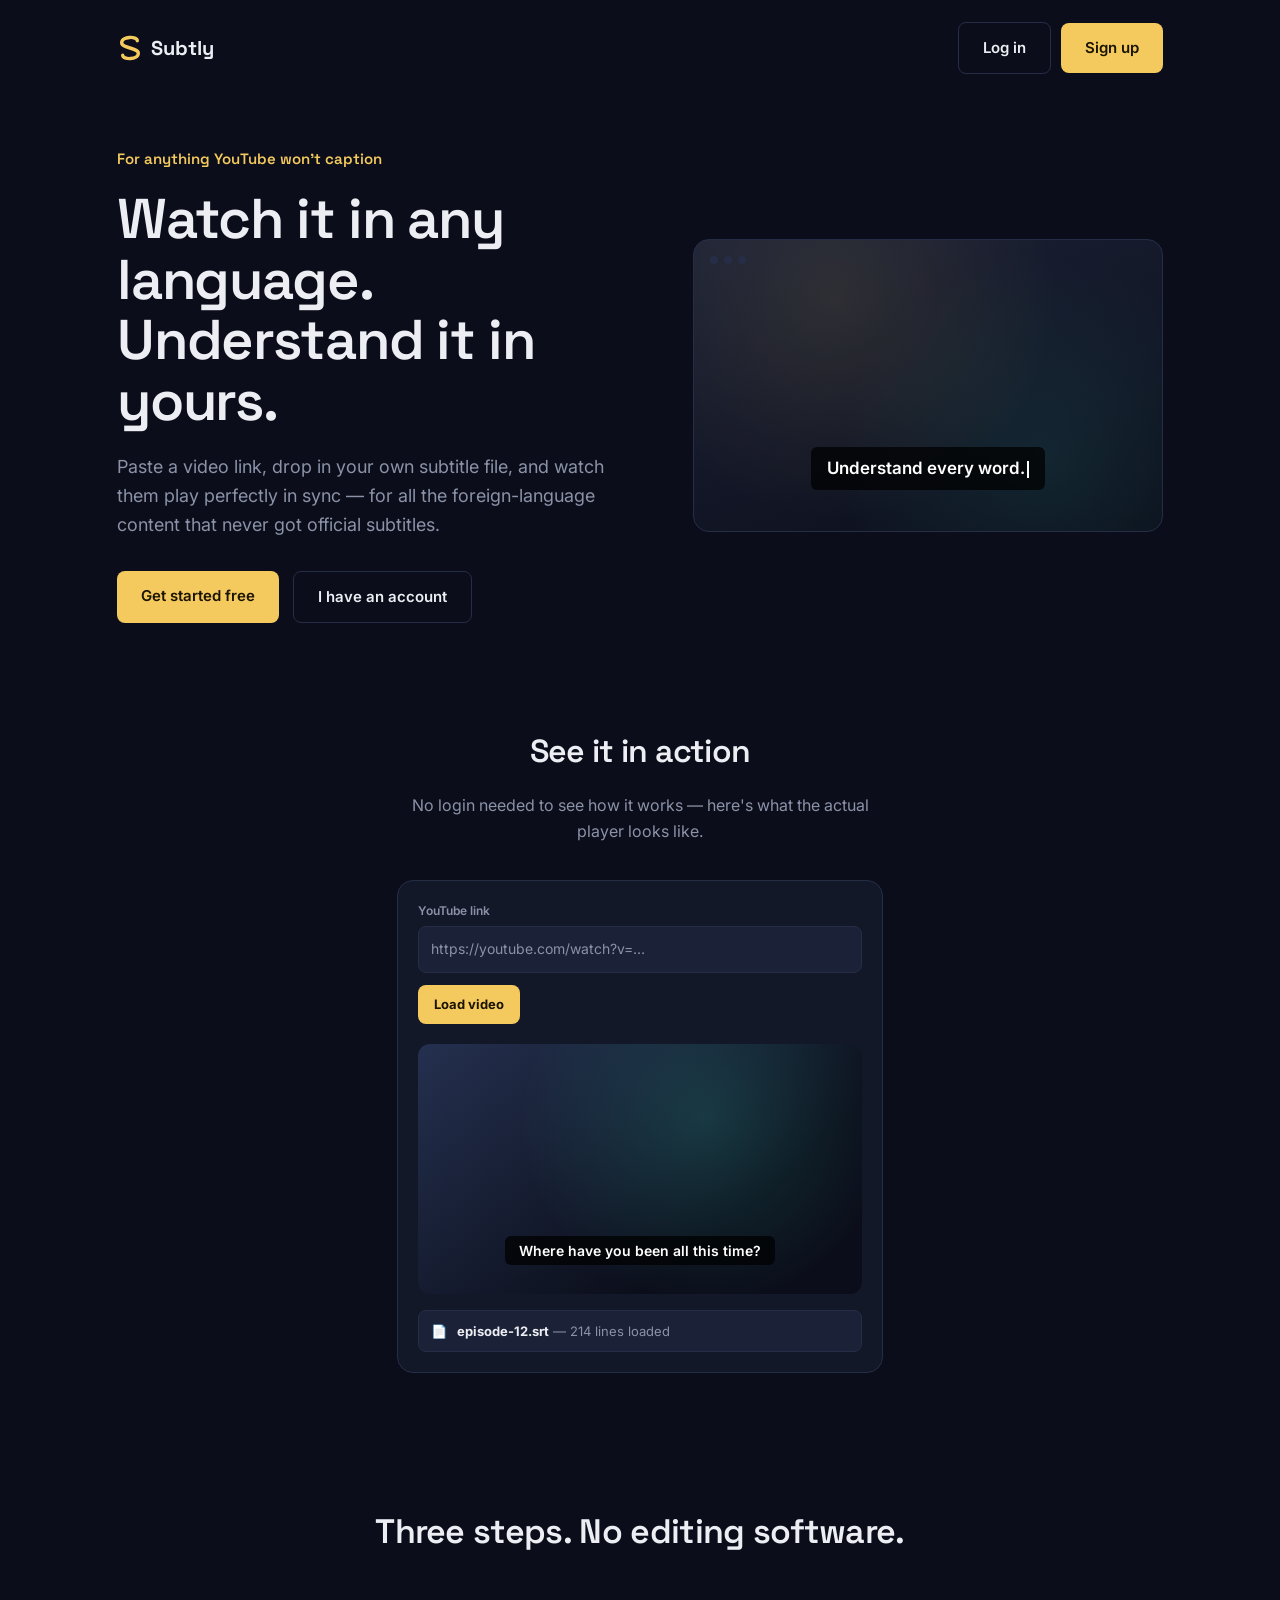
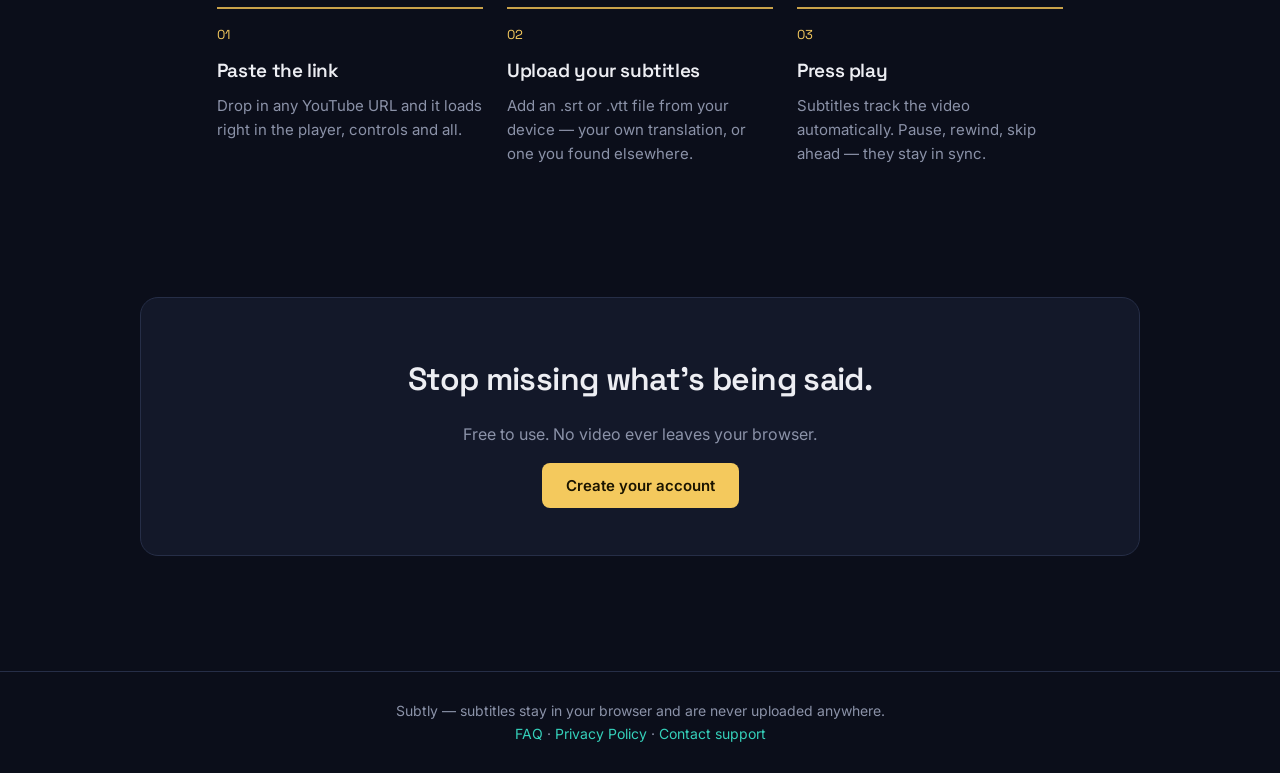
<file: index.html>
<!DOCTYPE html>
<html lang="en">
<head>
<script async src="https://pagead2.googlesyndication.com/pagead/js/adsbygoogle.js?client=ca-pub-6285666107031610" crossorigin="anonymous"></script>
<meta charset="UTF-8">
<meta name="viewport" content="width=device-width, initial-scale=1.0">
<title>Subtly — Add subtitles to any video</title>
<link rel="stylesheet" href="style.css">
<link rel="manifest" href="manifest.json">
<link rel="icon" href="icon-192.png">
<link rel="apple-touch-icon" href="icon-192.png">
<meta name="theme-color" content="#0B0E1A">
<style>
  @keyframes fadeInUp { from { opacity: 0; transform: translateY(16px); } to { opacity: 1; transform: translateY(0); } }
  .hero-eyebrow, .hero-headline, .hero-sub, .hero-ctas, .mock-screen {
    opacity: 0;
    animation: fadeInUp 0.7s ease forwards;
  }
  .hero-headline { animation-delay: 0.08s; }
  .hero-sub { animation-delay: 0.18s; }
  .hero-ctas { animation-delay: 0.28s; }
  .mock-screen { animation-delay: 0.2s; }

  .reveal { opacity: 0; transform: translateY(20px); transition: opacity 0.6s ease, transform 0.6s ease; }
  .reveal.visible { opacity: 1; transform: translateY(0); }

  .hero-wrap {
    max-width: 1200px;
    margin: 0 auto;
    padding: 4vw 6vw 6vw;
    display: grid;
    grid-template-columns: 1.1fr 1fr;
    gap: 60px;
    align-items: center;
  }
  .hero-eyebrow {
    color: var(--gold);
    font-family: 'Space Grotesk', sans-serif;
    font-size: 15px;
    font-weight: 600;
    margin-bottom: 18px;
  }
  .hero-headline {
    font-size: clamp(36px, 5vw, 56px);
    line-height: 1.08;
    margin-bottom: 22px;
  }
  .hero-sub {
    font-size: 18px;
    color: var(--muted);
    max-width: 46ch;
    margin-bottom: 32px;
  }
  .hero-ctas { display: flex; gap: 14px; flex-wrap: wrap; }
  .hero-ctas button { font-size: 16px; padding: 15px 28px; }

  .mock-screen {
    position: relative;
    aspect-ratio: 16/10;
    background: linear-gradient(160deg, #1B2136, #0B0E1A);
    border: 1px solid var(--border);
    border-radius: 16px;
    overflow: hidden;
  }
  .mock-screen::before {
    content: "";
    position: absolute;
    inset: 0;
    background:
      radial-gradient(circle at 30% 20%, rgba(244,201,93,0.10), transparent 55%),
      radial-gradient(circle at 75% 75%, rgba(53,208,186,0.10), transparent 50%);
  }
  .mock-controls {
    position: absolute;
    top: 16px; left: 16px; right: 16px;
    display: flex; gap: 6px;
  }
  .mock-dot { width: 8px; height: 8px; border-radius: 50%; background: var(--border); }
  .mock-caption {
    position: absolute;
    left: 8%; right: 8%; bottom: 14%;
    text-align: center;
  }
  .mock-caption span {
    display: inline-block;
    background: rgba(0,0,0,0.75);
    color: #fff;
    padding: 8px 16px;
    border-radius: 6px;
    font-size: 17px;
    font-weight: 600;
    min-height: 1.4em;
  }
  .mock-caption span::after {
    content: "";
    display: inline-block;
    width: 2px;
    height: 1em;
    background: #fff;
    margin-left: 2px;
    vertical-align: middle;
    animation: blink 0.9s steps(1) infinite;
  }
  @keyframes blink { 50% { opacity: 0; } }

  .demo-wrap {
    max-width: 640px;
    margin: 0 auto 80px;
  }
  .demo-title {
    text-align: center;
    font-size: clamp(24px, 3vw, 32px);
    margin-bottom: 10px;
  }
  .demo-sub {
    text-align: center;
    color: var(--muted);
    margin-bottom: 36px;
  }
  .demo-card {
    background: var(--bg-panel);
    border: 1px solid var(--border);
    border-radius: 16px;
    padding: 20px;
  }
  .demo-field-label { font-size: 12px; color: var(--muted); font-weight: 600; margin-bottom: 6px; }
  .demo-input {
    background: var(--bg-panel-2);
    border: 1px solid var(--border);
    border-radius: 8px;
    padding: 11px 12px;
    color: var(--muted);
    font-size: 14px;
    margin-bottom: 12px;
  }
  .demo-btn-row { display: flex; gap: 10px; margin-bottom: 20px; }
  .demo-btn {
    background: var(--gold);
    color: #1a1400;
    font-weight: 700;
    font-size: 13px;
    padding: 9px 16px;
    border-radius: 8px;
  }
  .demo-video {
    position: relative;
    aspect-ratio: 16/9;
    border-radius: 12px;
    overflow: hidden;
    background: linear-gradient(140deg, #24304f, #0B0E1A 70%);
    margin-bottom: 16px;
  }
  .demo-video::before {
    content: "";
    position: absolute; inset: 0;
    background: radial-gradient(circle at 65% 30%, rgba(53,208,186,0.18), transparent 55%);
  }
  .demo-caption {
    position: absolute; left: 8%; right: 8%; bottom: 12%; text-align: center;
  }
  .demo-caption span {
    background: rgba(0,0,0,0.75); color: #fff; padding: 6px 14px;
    border-radius: 6px; font-size: 14px; font-weight: 600;
  }
  .demo-file-row {
    display: flex; align-items: center; gap: 10px;
    background: var(--bg-panel-2); border: 1px solid var(--border);
    border-radius: 8px; padding: 10px 12px; font-size: 13px; color: var(--muted);
  }
  .demo-file-row strong { color: var(--text); }

  section { padding: 2vw 6vw; }
  .steps-wrap {
    max-width: 1000px;
    margin: 40px auto 80px;
  }
  .steps-title {
    font-size: clamp(26px, 3vw, 34px);
    text-align: center;
    margin-bottom: 48px;
  }
  .steps {
    display: grid;
    grid-template-columns: repeat(3, 1fr);
    gap: 24px;
  }
  .step {
    border-top: 2px solid var(--gold-dim);
    padding-top: 16px;
  }
  .step-num {
    font-family: 'Space Grotesk', sans-serif;
    font-size: 13px;
    color: var(--gold);
    margin-bottom: 10px;
  }
  .step h3 { font-size: 19px; margin-bottom: 8px; }
  .step p { color: var(--muted); font-size: 15px; margin: 0; }

  .cta-band {
    max-width: 1000px;
    margin: 0 auto 90px;
    text-align: center;
    padding: 56px 6vw;
    border-radius: 18px;
    background: var(--bg-panel);
    border: 1px solid var(--border);
  }
  .cta-band h2 { font-size: clamp(24px, 3vw, 32px); margin-bottom: 14px; }
  .cta-band p { color: var(--muted); margin-bottom: 26px; }

  footer {
    border-top: 1px solid var(--border);
    padding: 28px 6vw;
    text-align: center;
    color: var(--muted);
    font-size: 14px;
  }

  @media (max-width: 820px) {
    .hero-wrap { grid-template-columns: 1fr; padding-top: 6vw; }
    .steps { grid-template-columns: 1fr; }
  }

  @media (prefers-reduced-motion: reduce) {
    .mock-caption span::after { animation: none; }
  }
</style>
</head>
<body>

<div class="nav">
  <div class="nav-logo"><img src="logo.svg" class="logo-icon" alt="Subtly logo"> Subtly</div>
  <div class="nav-actions">
    <a href="login.html" class="btn btn-secondary">Log in</a>
    <a href="login.html?mode=signup" class="btn btn-primary">Sign up</a>
  </div>
</div>

<div class="hero-wrap">
  <div>
    <div class="hero-eyebrow">For anything YouTube won't caption</div>
    <h1 class="hero-headline">Watch it in any language. Understand it in yours.</h1>
    <p class="hero-sub">Paste a video link, drop in your own subtitle file, and watch them play perfectly in sync — for all the foreign-language content that never got official subtitles.</p>
    <div class="hero-ctas">
      <a href="login.html?mode=signup" class="btn btn-primary">Get started free</a>
      <a href="login.html" class="btn btn-secondary">I have an account</a>
    </div>
  </div>
  <div class="mock-screen">
    <div class="mock-controls">
      <div class="mock-dot"></div><div class="mock-dot"></div><div class="mock-dot"></div>
    </div>
    <div class="mock-caption"><span id="typewriter"></span></div>
  </div>
</div>

<section class="demo-wrap reveal">
  <h2 class="demo-title">See it in action</h2>
  <p class="demo-sub">No login needed to see how it works — here's what the actual player looks like.</p>
  <div class="demo-card">
    <div class="demo-field-label">YouTube link</div>
    <div class="demo-input">https://youtube.com/watch?v=…</div>
    <div class="demo-btn-row"><div class="demo-btn">Load video</div></div>
    <div class="demo-video">
      <div class="demo-caption"><span>Where have you been all this time?</span></div>
    </div>
    <div class="demo-file-row">📄 <span><strong>episode-12.srt</strong> — 214 lines loaded</span></div>
  </div>
</section>

<section class="steps-wrap reveal">
  <h2 class="steps-title">Three steps. No editing software.</h2>
  <div class="steps">
    <div class="step">
      <div class="step-num">01</div>
      <h3>Paste the link</h3>
      <p>Drop in any YouTube URL and it loads right in the player, controls and all.</p>
    </div>
    <div class="step">
      <div class="step-num">02</div>
      <h3>Upload your subtitles</h3>
      <p>Add an .srt or .vtt file from your device — your own translation, or one you found elsewhere.</p>
    </div>
    <div class="step">
      <div class="step-num">03</div>
      <h3>Press play</h3>
      <p>Subtitles track the video automatically. Pause, rewind, skip ahead — they stay in sync.</p>
    </div>
  </div>
</section>

<section>
  <div class="cta-band reveal">
    <h2>Stop missing what's being said.</h2>
    <p>Free to use. No video ever leaves your browser.</p>
    <a href="login.html?mode=signup" class="btn btn-primary">Create your account</a>
  </div>
</section>

<footer>
  Subtly — subtitles stay in your browser and are never uploaded anywhere.<br>
  <a href="faq.html">FAQ</a> · <a href="privacy.html">Privacy Policy</a> · <a href="mailto:subtlysupport@gmail.com">Contact support</a>
</footer>

<script>
  const phrases = ["Understand every word.", "अब हर शब्द समझें।", "Comprends chaque mot."];
  const el = document.getElementById('typewriter');
  let phraseIndex = 0, charIndex = 0, deleting = false;

  function tick() {
    const current = phrases[phraseIndex];
    if (!deleting) {
      charIndex++;
      el.textContent = current.slice(0, charIndex);
      if (charIndex === current.length) {
        deleting = true;
        setTimeout(tick, 1400);
        return;
      }
    } else {
      charIndex--;
      el.textContent = current.slice(0, charIndex);
      if (charIndex === 0) {
        deleting = false;
        phraseIndex = (phraseIndex + 1) % phrases.length;
      }
    }
    setTimeout(tick, deleting ? 35 : 55);
  }
  tick();
</script>

<script src="pwa-register.js"></script>
<script>
  const revealEls = document.querySelectorAll('.reveal');
  const revealObserver = new IntersectionObserver(function(entries) {
    entries.forEach(function(entry) {
      if (entry.isIntersecting) {
        entry.target.classList.add('visible');
        revealObserver.unobserve(entry.target);
      }
    });
  }, { threshold: 0.15 });
  revealEls.forEach(function(el) { revealObserver.observe(el); });
</script>

</body>
    </html>
</file>
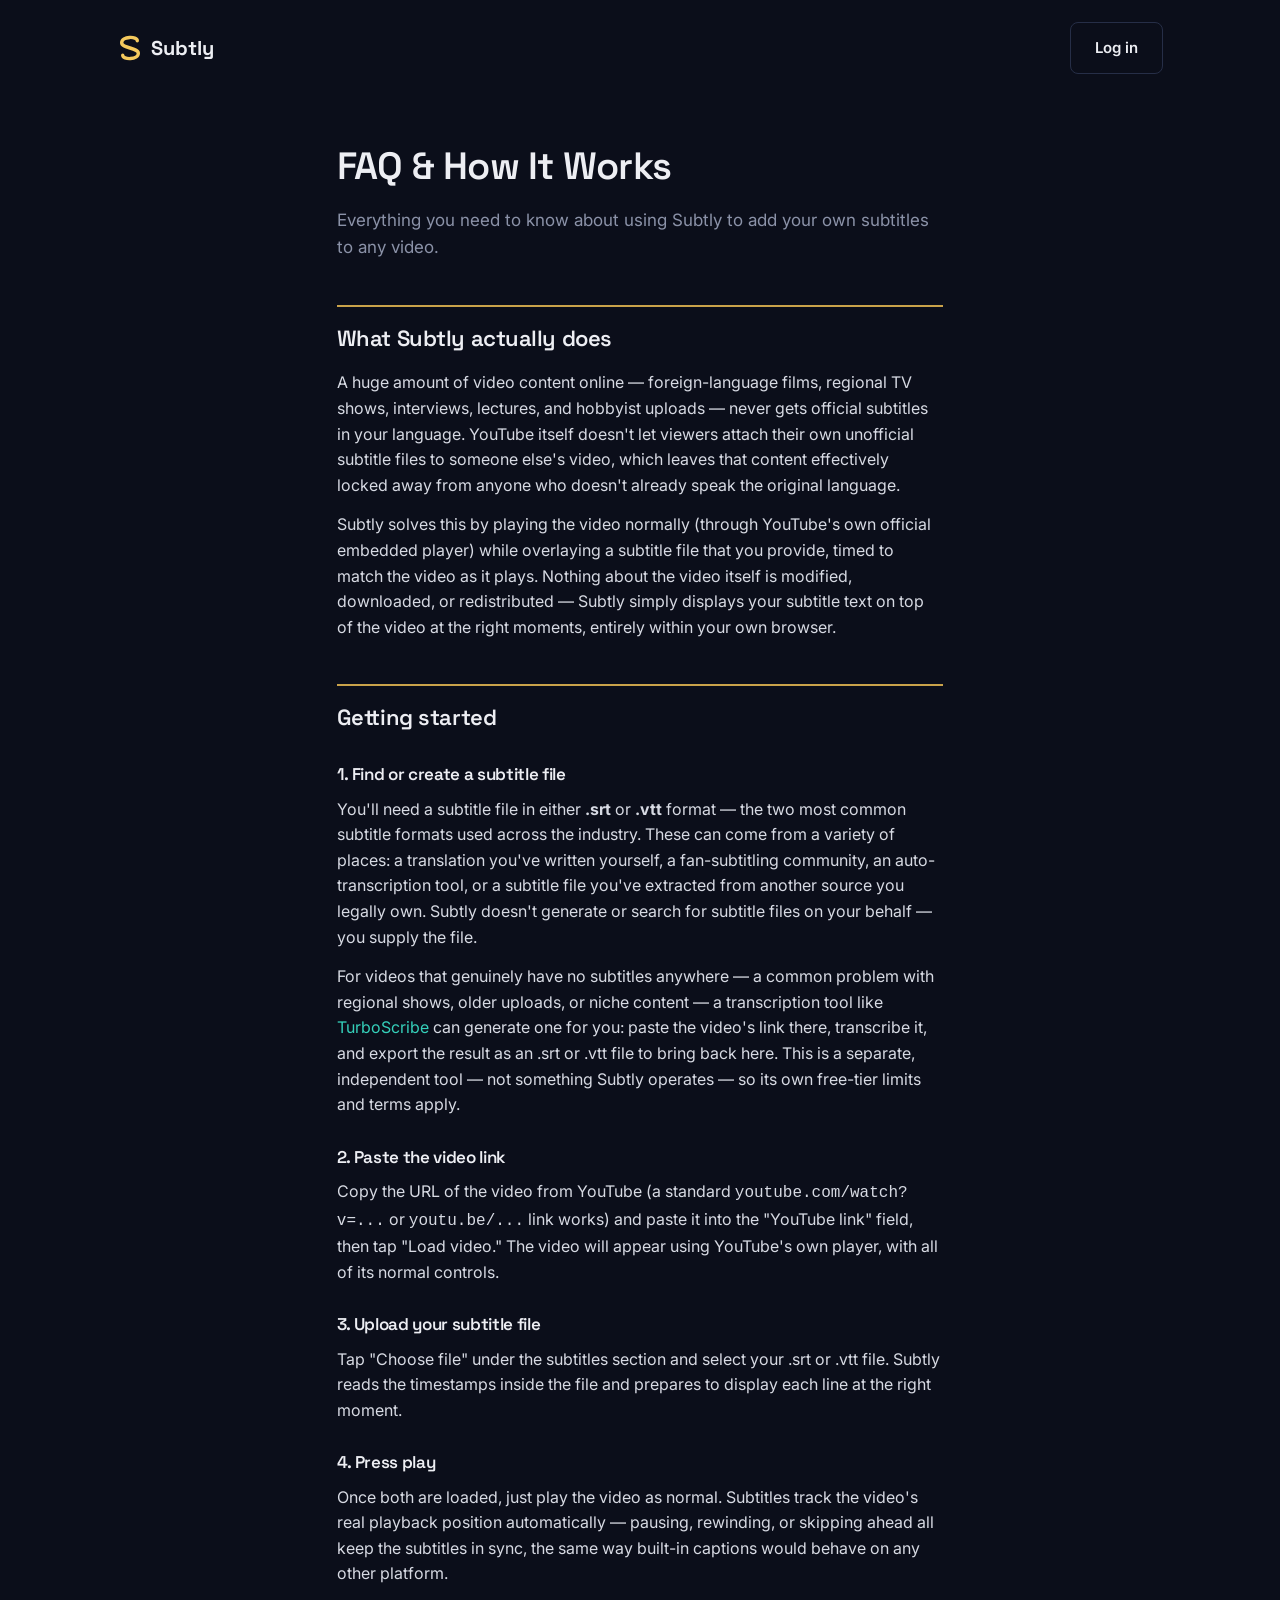
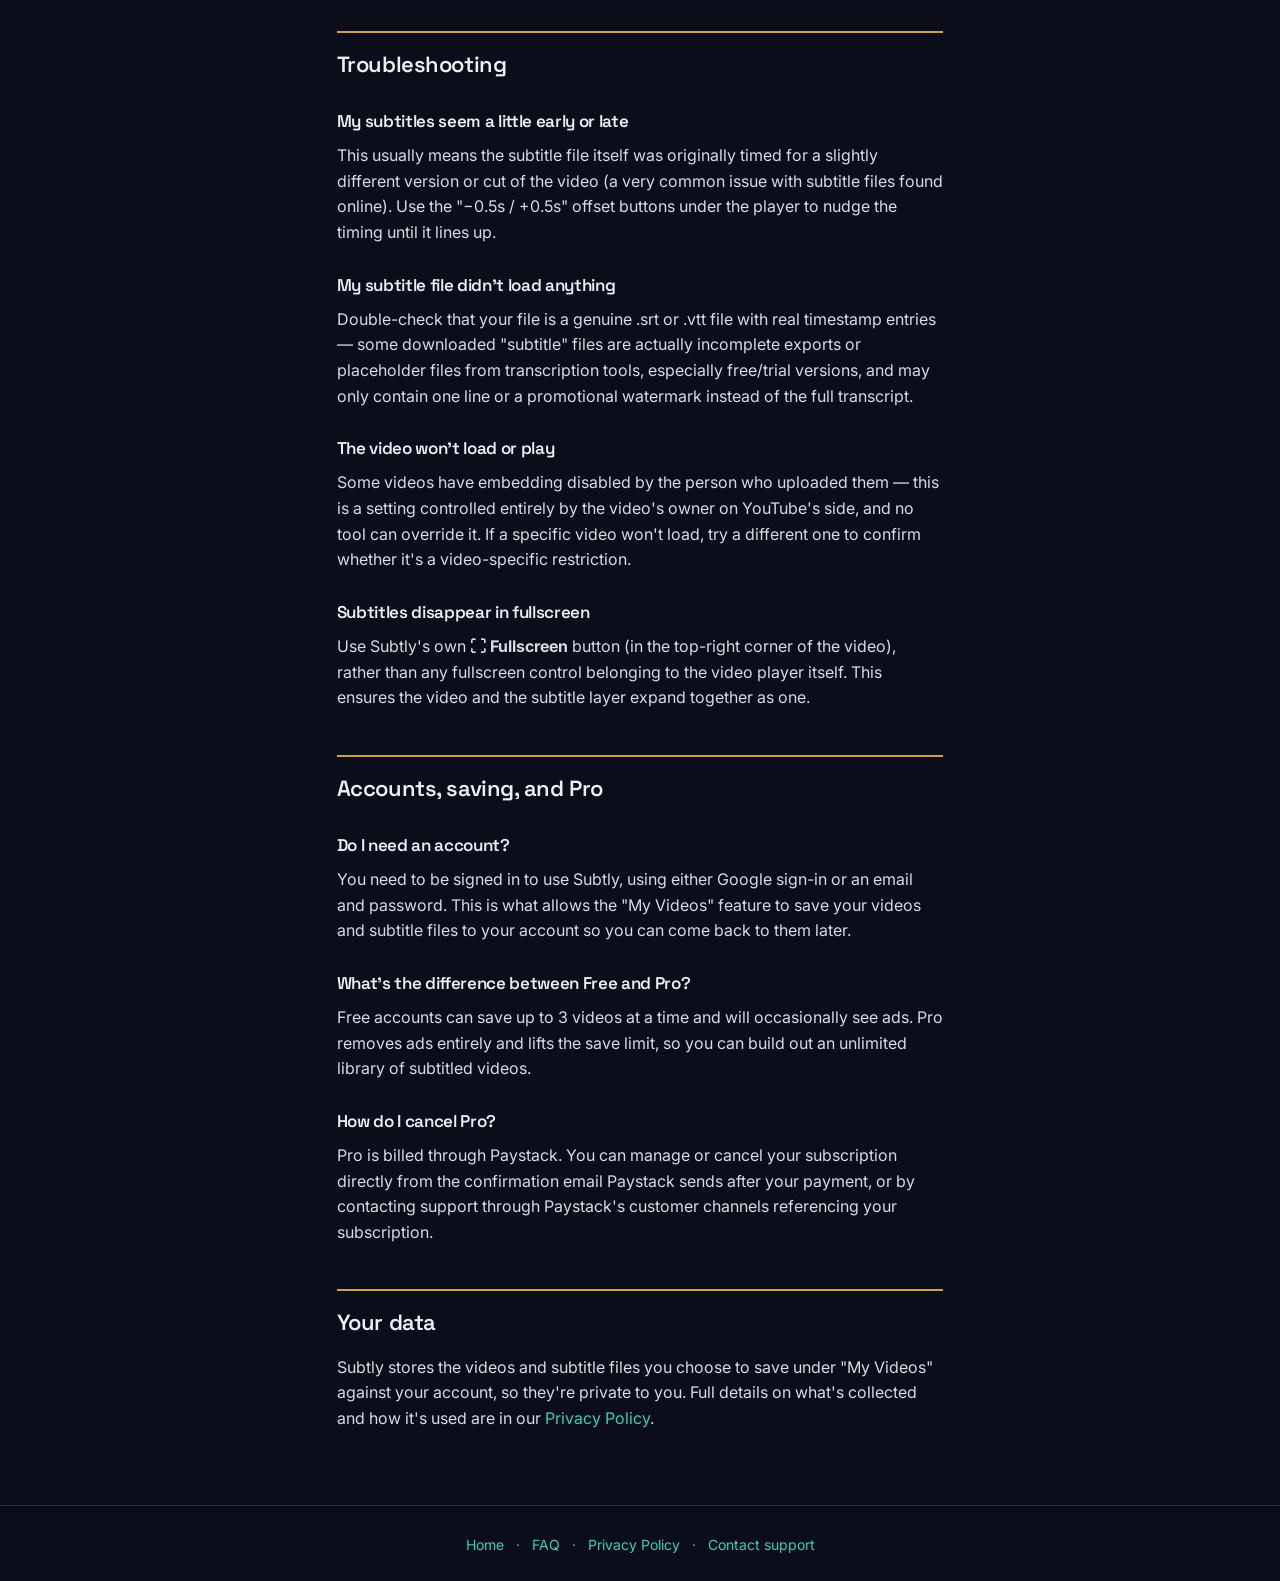
<file: faq.html>
<!DOCTYPE html>
<html lang="en">
<head>
<script async src="https://pagead2.googlesyndication.com/pagead/js/adsbygoogle.js?client=ca-pub-6285666107031610" crossorigin="anonymous"></script>
<meta charset="UTF-8">
<meta name="viewport" content="width=device-width, initial-scale=1.0">
<title>FAQ & How It Works — Subtly</title>
<link rel="stylesheet" href="style.css">
<style>
  .content-wrap { max-width: 760px; margin: 0 auto; padding: 40px 6vw 60px; }
  .content-wrap h1 { font-size: clamp(28px, 4vw, 38px); margin-bottom: 10px; }
  .content-wrap .lead { color: var(--muted); font-size: 17px; margin-bottom: 40px; }
  .content-wrap h2 {
    font-size: 22px;
    margin-top: 44px;
    margin-bottom: 14px;
    padding-top: 14px;
    border-top: 2px solid var(--gold-dim);
  }
  .content-wrap h3 { font-size: 17px; margin-top: 26px; margin-bottom: 8px; }
  .content-wrap p { color: #d7dae3; margin: 0 0 14px; }
  .content-wrap ul, .content-wrap ol { color: #d7dae3; margin: 0 0 14px; padding-left: 22px; }
  .content-wrap li { margin-bottom: 6px; }
  .back-link { display: inline-block; margin-bottom: 24px; }
  footer {
    border-top: 1px solid var(--border);
    padding: 28px 6vw;
    text-align: center;
    color: var(--muted);
    font-size: 14px;
  }
  footer a { margin: 0 8px; }
</style>
</head>
<body>

<div class="nav">
  <a href="index.html" class="nav-logo"><img src="logo.svg" class="logo-icon" alt="Subtly logo"> Subtly</a>
  <div class="nav-actions">
    <a href="login.html" class="btn btn-secondary">Log in</a>
  </div>
</div>

<div class="content-wrap">
  <h1>FAQ & How It Works</h1>
  <p class="lead">Everything you need to know about using Subtly to add your own subtitles to any video.</p>

  <h2>What Subtly actually does</h2>
  <p>
    A huge amount of video content online — foreign-language films, regional TV shows, interviews,
    lectures, and hobbyist uploads — never gets official subtitles in your language. YouTube itself
    doesn't let viewers attach their own unofficial subtitle files to someone else's video, which
    leaves that content effectively locked away from anyone who doesn't already speak the original
    language.
  </p>
  <p>
    Subtly solves this by playing the video normally (through YouTube's own official embedded player)
    while overlaying a subtitle file that you provide, timed to match the video as it plays. Nothing
    about the video itself is modified, downloaded, or redistributed — Subtly simply displays your
    subtitle text on top of the video at the right moments, entirely within your own browser.
  </p>

  <h2>Getting started</h2>
  <h3>1. Find or create a subtitle file</h3>
  <p>
    You'll need a subtitle file in either <strong>.srt</strong> or <strong>.vtt</strong> format —
    the two most common subtitle formats used across the industry. These can come from a variety of
    places: a translation you've written yourself, a fan-subtitling community, an auto-transcription
    tool, or a subtitle file you've extracted from another source you legally own. Subtly doesn't
    generate or search for subtitle files on your behalf — you supply the file.
  </p>
  <p>
    For videos that genuinely have no subtitles anywhere — a common problem with regional shows,
    older uploads, or niche content — a transcription tool like
    <a href="https://turboscribe.ai" target="_blank" rel="noopener">TurboScribe</a> can generate one
    for you: paste the video's link there, transcribe it, and export the result as an .srt or .vtt
    file to bring back here. This is a separate, independent tool — not something Subtly operates —
    so its own free-tier limits and terms apply.
  </p>
  <h3>2. Paste the video link</h3>
  <p>
    Copy the URL of the video from YouTube (a standard <code>youtube.com/watch?v=...</code> or
    <code>youtu.be/...</code> link works) and paste it into the "YouTube link" field, then tap
    "Load video." The video will appear using YouTube's own player, with all of its normal controls.
  </p>
  <h3>3. Upload your subtitle file</h3>
  <p>
    Tap "Choose file" under the subtitles section and select your .srt or .vtt file. Subtly reads the
    timestamps inside the file and prepares to display each line at the right moment.
  </p>
  <h3>4. Press play</h3>
  <p>
    Once both are loaded, just play the video as normal. Subtitles track the video's real playback
    position automatically — pausing, rewinding, or skipping ahead all keep the subtitles in sync,
    the same way built-in captions would behave on any other platform.
  </p>

  <h2>Troubleshooting</h2>
  <h3>My subtitles seem a little early or late</h3>
  <p>
    This usually means the subtitle file itself was originally timed for a slightly different version
    or cut of the video (a very common issue with subtitle files found online). Use the "−0.5s / +0.5s"
    offset buttons under the player to nudge the timing until it lines up.
  </p>
  <h3>My subtitle file didn't load anything</h3>
  <p>
    Double-check that your file is a genuine .srt or .vtt file with real timestamp entries — some
    downloaded "subtitle" files are actually incomplete exports or placeholder files from
    transcription tools, especially free/trial versions, and may only contain one line or a promotional
    watermark instead of the full transcript.
  </p>
  <h3>The video won't load or play</h3>
  <p>
    Some videos have embedding disabled by the person who uploaded them — this is a setting controlled
    entirely by the video's owner on YouTube's side, and no tool can override it. If a specific video
    won't load, try a different one to confirm whether it's a video-specific restriction.
  </p>
  <h3>Subtitles disappear in fullscreen</h3>
  <p>
    Use Subtly's own <strong>⛶ Fullscreen</strong> button (in the top-right corner of the video),
    rather than any fullscreen control belonging to the video player itself. This ensures the video
    and the subtitle layer expand together as one.
  </p>

  <h2>Accounts, saving, and Pro</h2>
  <h3>Do I need an account?</h3>
  <p>
    You need to be signed in to use Subtly, using either Google sign-in or an email and password.
    This is what allows the "My Videos" feature to save your videos and subtitle files to your account
    so you can come back to them later.
  </p>
  <h3>What's the difference between Free and Pro?</h3>
  <p>
    Free accounts can save up to 3 videos at a time and will occasionally see ads. Pro removes ads
    entirely and lifts the save limit, so you can build out an unlimited library of subtitled videos.
  </p>
  <h3>How do I cancel Pro?</h3>
  <p>
    Pro is billed through Paystack. You can manage or cancel your subscription directly from the
    confirmation email Paystack sends after your payment, or by contacting support through Paystack's
    customer channels referencing your subscription.
  </p>

  <h2>Your data</h2>
  <p>
    Subtly stores the videos and subtitle files you choose to save under "My Videos" against your
    account, so they're private to you. Full details on what's collected and how it's used are in our
    <a href="privacy.html">Privacy Policy</a>.
  </p>
</div>

<footer>
  <a href="index.html">Home</a> · <a href="faq.html">FAQ</a> · <a href="privacy.html">Privacy Policy</a> · <a href="mailto:subtlysupport@gmail.com">Contact support</a>
</footer>

</body>
</html>
</file>
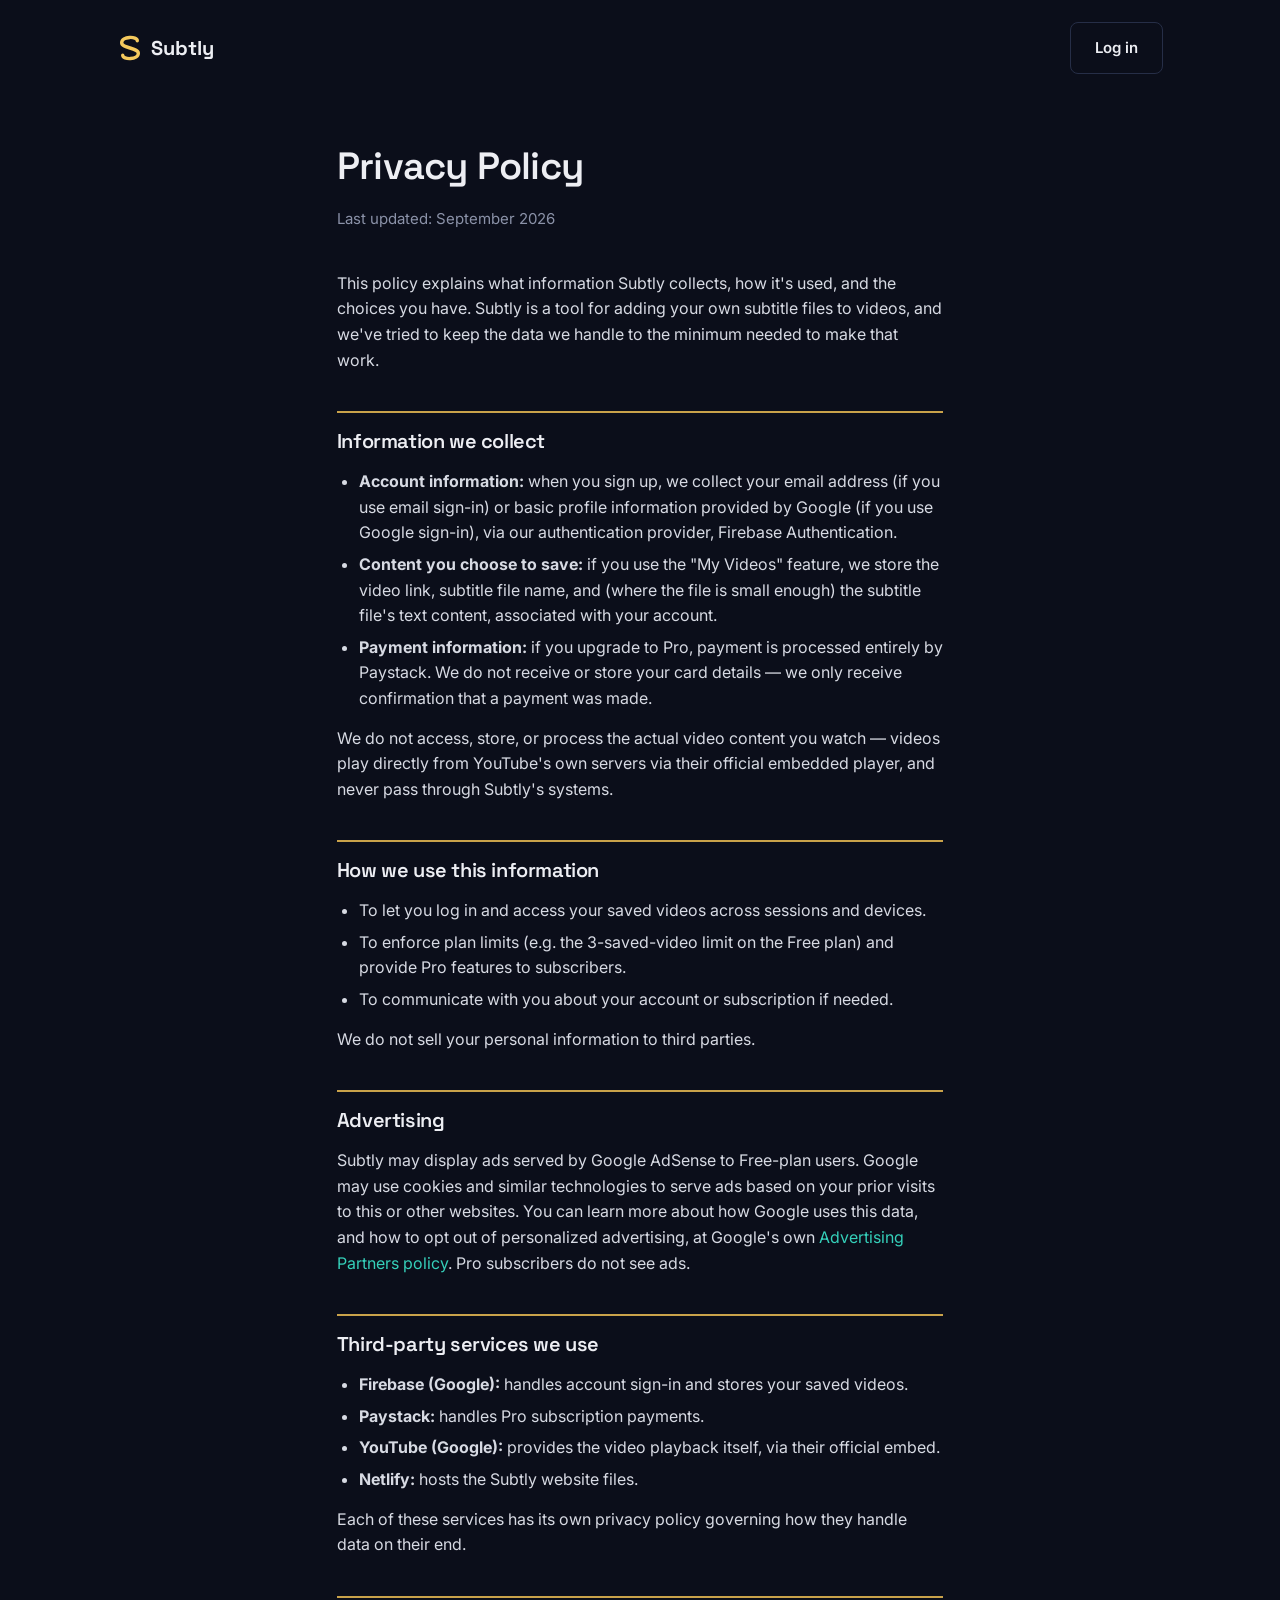
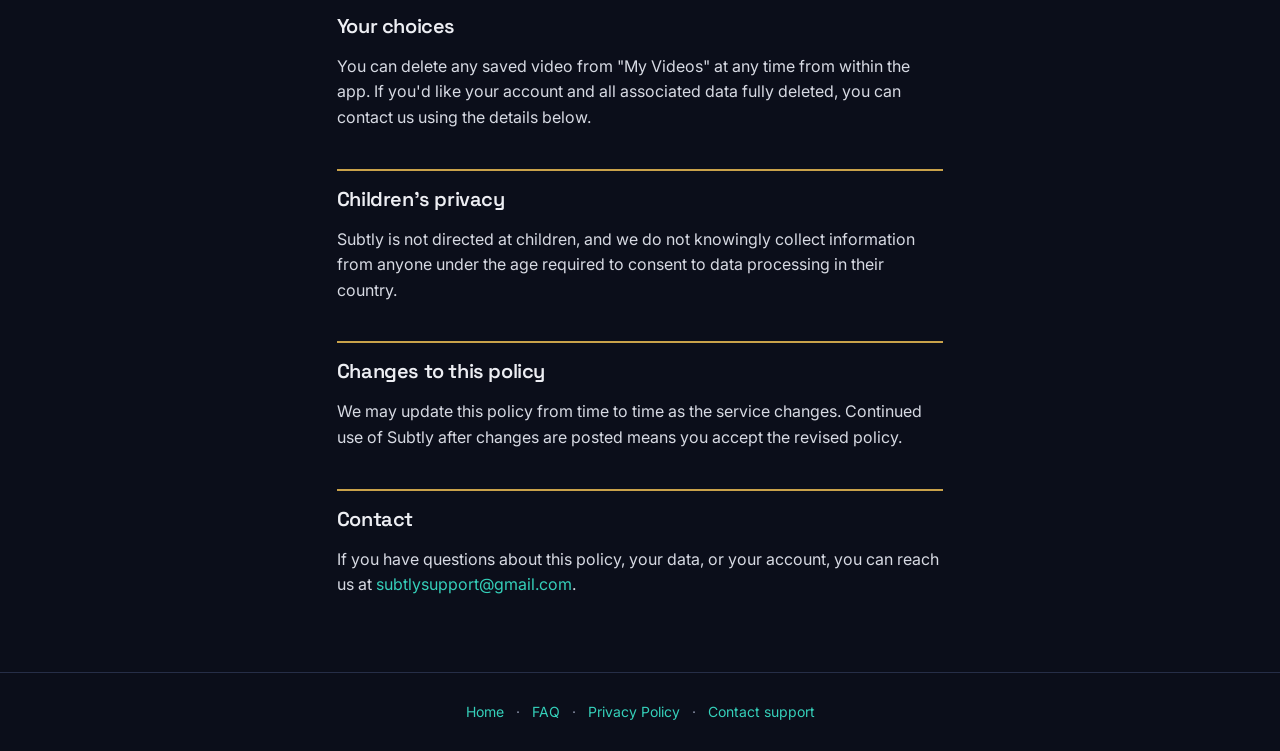
<file: privacy.html>
<!DOCTYPE html>
<html lang="en">
<head>
<script async src="https://pagead2.googlesyndication.com/pagead/js/adsbygoogle.js?client=ca-pub-6285666107031610" crossorigin="anonymous"></script>
<meta charset="UTF-8">
<meta name="viewport" content="width=device-width, initial-scale=1.0">
<title>Privacy Policy — Subtly</title>
<link rel="stylesheet" href="style.css">
<style>
  .content-wrap { max-width: 760px; margin: 0 auto; padding: 40px 6vw 60px; }
  .content-wrap h1 { font-size: clamp(28px, 4vw, 38px); margin-bottom: 10px; }
  .content-wrap .lead { color: var(--muted); font-size: 15px; margin-bottom: 40px; }
  .content-wrap h2 {
    font-size: 20px;
    margin-top: 38px;
    margin-bottom: 12px;
    padding-top: 12px;
    border-top: 2px solid var(--gold-dim);
  }
  .content-wrap p { color: #d7dae3; margin: 0 0 14px; }
  .content-wrap ul { color: #d7dae3; margin: 0 0 14px; padding-left: 22px; }
  .content-wrap li { margin-bottom: 6px; }
  footer {
    border-top: 1px solid var(--border);
    padding: 28px 6vw;
    text-align: center;
    color: var(--muted);
    font-size: 14px;
  }
  footer a { margin: 0 8px; }
</style>
</head>
<body>

<div class="nav">
  <a href="index.html" class="nav-logo"><img src="logo.svg" class="logo-icon" alt="Subtly logo"> Subtly</a>
  <div class="nav-actions">
    <a href="login.html" class="btn btn-secondary">Log in</a>
  </div>
</div>

<div class="content-wrap">
  <h1>Privacy Policy</h1>
  <p class="lead">Last updated: September 2026</p>

  <p>
    This policy explains what information Subtly collects, how it's used, and the choices you have.
    Subtly is a tool for adding your own subtitle files to videos, and we've tried to keep the data we
    handle to the minimum needed to make that work.
  </p>

  <h2>Information we collect</h2>
  <ul>
    <li><strong>Account information:</strong> when you sign up, we collect your email address (if you use email sign-in) or basic profile information provided by Google (if you use Google sign-in), via our authentication provider, Firebase Authentication.</li>
    <li><strong>Content you choose to save:</strong> if you use the "My Videos" feature, we store the video link, subtitle file name, and (where the file is small enough) the subtitle file's text content, associated with your account.</li>
    <li><strong>Payment information:</strong> if you upgrade to Pro, payment is processed entirely by Paystack. We do not receive or store your card details — we only receive confirmation that a payment was made.</li>
  </ul>
  <p>
    We do not access, store, or process the actual video content you watch — videos play directly
    from YouTube's own servers via their official embedded player, and never pass through Subtly's
    systems.
  </p>

  <h2>How we use this information</h2>
  <ul>
    <li>To let you log in and access your saved videos across sessions and devices.</li>
    <li>To enforce plan limits (e.g. the 3-saved-video limit on the Free plan) and provide Pro features to subscribers.</li>
    <li>To communicate with you about your account or subscription if needed.</li>
  </ul>
  <p>We do not sell your personal information to third parties.</p>

  <h2>Advertising</h2>
  <p>
    Subtly may display ads served by Google AdSense to Free-plan users. Google may use cookies and
    similar technologies to serve ads based on your prior visits to this or other websites. You can
    learn more about how Google uses this data, and how to opt out of personalized advertising, at
    Google's own
    <a href="https://policies.google.com/technologies/partner-sites" target="_blank" rel="noopener">Advertising Partners policy</a>.
    Pro subscribers do not see ads.
  </p>

  <h2>Third-party services we use</h2>
  <ul>
    <li><strong>Firebase (Google):</strong> handles account sign-in and stores your saved videos.</li>
    <li><strong>Paystack:</strong> handles Pro subscription payments.</li>
    <li><strong>YouTube (Google):</strong> provides the video playback itself, via their official embed.</li>
    <li><strong>Netlify:</strong> hosts the Subtly website files.</li>
  </ul>
  <p>Each of these services has its own privacy policy governing how they handle data on their end.</p>

  <h2>Your choices</h2>
  <p>
    You can delete any saved video from "My Videos" at any time from within the app. If you'd like
    your account and all associated data fully deleted, you can contact us using the details below.
  </p>

  <h2>Children's privacy</h2>
  <p>
    Subtly is not directed at children, and we do not knowingly collect information from anyone
    under the age required to consent to data processing in their country.
  </p>

  <h2>Changes to this policy</h2>
  <p>
    We may update this policy from time to time as the service changes. Continued use of Subtly after
    changes are posted means you accept the revised policy.
  </p>

  <h2>Contact</h2>
  <p>
    If you have questions about this policy, your data, or your account, you can reach us at
    <a href="mailto:subtlysupport@gmail.com">subtlysupport@gmail.com</a>.
  </p>
</div>

<footer>
  <a href="index.html">Home</a> · <a href="faq.html">FAQ</a> · <a href="privacy.html">Privacy Policy</a> · <a href="mailto:subtlysupport@gmail.com">Contact support</a>
</footer>

</body>
</html>
</file>
<file: style.css>
@import url('https://fonts.googleapis.com/css2?family=Space+Grotesk:wght@400;500;600;700&family=Inter:wght@400;500;600;700&display=swap');

:root {
  --bg-deep: #0B0E1A;
  --bg-panel: #131829;
  --bg-panel-2: #1B2136;
  --border: #262E47;
  --gold: #F4C95D;
  --gold-dim: #C9A24A;
  --teal: #35D0BA;
  --text: #EDEEF3;
  --muted: #8B92A8;
  --danger: #F0654F;
}

* { box-sizing: border-box; }

html, body {
  margin: 0;
  padding: 0;
  background: var(--bg-deep);
  color: var(--text);
  font-family: 'Inter', -apple-system, sans-serif;
  font-size: 16px;
  line-height: 1.6;
}

h1, h2, h3, .display {
  font-family: 'Space Grotesk', sans-serif;
  font-weight: 600;
  letter-spacing: -0.02em;
  margin: 0;
}

a { color: var(--teal); text-decoration: none; }
a:hover { text-decoration: underline; }

button, .btn {
  font-family: 'Inter', sans-serif;
  font-weight: 600;
  font-size: 15px;
  border-radius: 8px;
  border: none;
  cursor: pointer;
  padding: 13px 24px;
  transition: transform 0.15s ease, filter 0.15s ease, box-shadow 0.15s ease;
}
button:hover, .btn:hover {
  transform: translateY(-1px);
  box-shadow: 0 4px 14px rgba(0,0,0,0.25);
}
button:focus-visible, .btn:focus-visible, input:focus-visible, a:focus-visible {
  outline: 2px solid var(--teal);
  outline-offset: 2px;
}
button:active, .btn:active { transform: scale(0.98); box-shadow: none; }

@media (prefers-reduced-motion: reduce) {
  *, *::before, *::after {
    animation-duration: 0.001ms !important;
    animation-iteration-count: 1 !important;
    transition-duration: 0.001ms !important;
  }
}

.btn-primary {
  background: var(--gold);
  color: #1a1400;
}
.btn-primary:hover { filter: brightness(1.08); }

.btn-secondary {
  background: transparent;
  color: var(--text);
  border: 1px solid var(--border);
}
.btn-secondary:hover { background: var(--bg-panel-2); }

.btn-google {
  background: #fff;
  color: #1f1f1f;
  display: flex;
  align-items: center;
  justify-content: center;
  gap: 10px;
  width: 100%;
}
.btn-google:hover { filter: brightness(0.96); }

input[type="email"], input[type="password"], input[type="text"] {
  width: 100%;
  padding: 13px 14px;
  border-radius: 8px;
  border: 1px solid var(--border);
  background: var(--bg-panel-2);
  color: var(--text);
  font-size: 15px;
  font-family: 'Inter', sans-serif;
  outline: none;
}
input:focus { border-color: var(--teal); }

.nav {
  display: flex;
  align-items: center;
  justify-content: space-between;
  padding: 22px 6vw;
  max-width: 1200px;
  margin: 0 auto;
  flex-wrap: wrap;
  gap: 10px 14px;
}
.nav-logo {
  font-family: 'Space Grotesk', sans-serif;
  font-weight: 700;
  font-size: 20px;
  display: flex;
  align-items: center;
  gap: 8px;
  color: var(--text);
  flex-shrink: 0;
}
.nav-logo-mark {
  display: inline-block;
  background: var(--gold);
  color: #1a1400;
  font-size: 12px;
  font-weight: 700;
  padding: 3px 7px;
  border-radius: 4px;
  letter-spacing: 0.02em;
}
.logo-icon {
  width: 26px;
  height: 26px;
  flex-shrink: 0;
  display: block;
}
.nav-actions {
  display: flex;
  gap: 10px;
  align-items: center;
  flex-wrap: wrap;
  justify-content: flex-end;
}

@media (max-width: 480px) {
  .nav { padding: 16px 5vw; }
  .nav-logo { font-size: 17px; }
  .nav-actions .btn { padding: 9px 14px; font-size: 13px; }
}

/* The caption-bar motif: reused as the structural device across the site
   instead of generic bordered cards. */
.caption-bar {
  display: inline-block;
  background: rgba(19, 24, 41, 0.92);
  border: 1px solid var(--border);
  border-radius: 10px;
  padding: 14px 20px;
}

.muted { color: var(--muted); }
</file>
